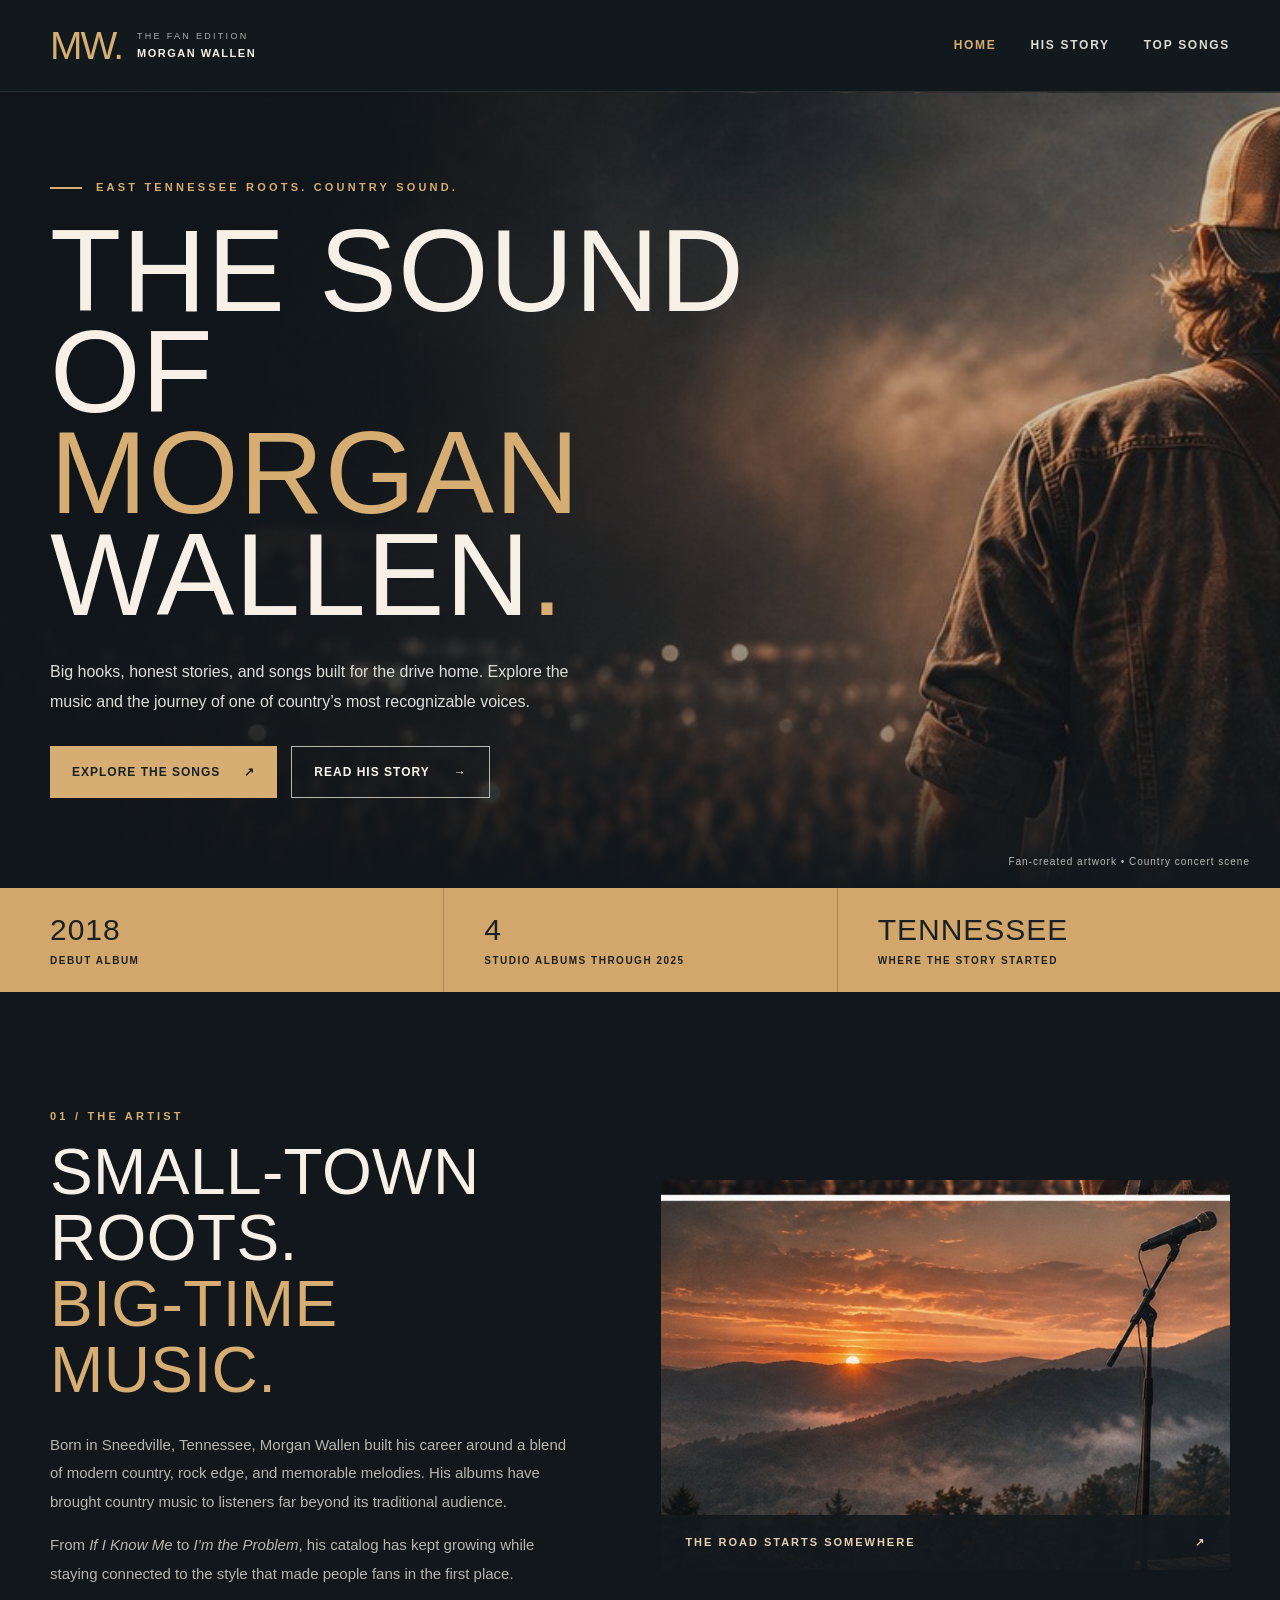
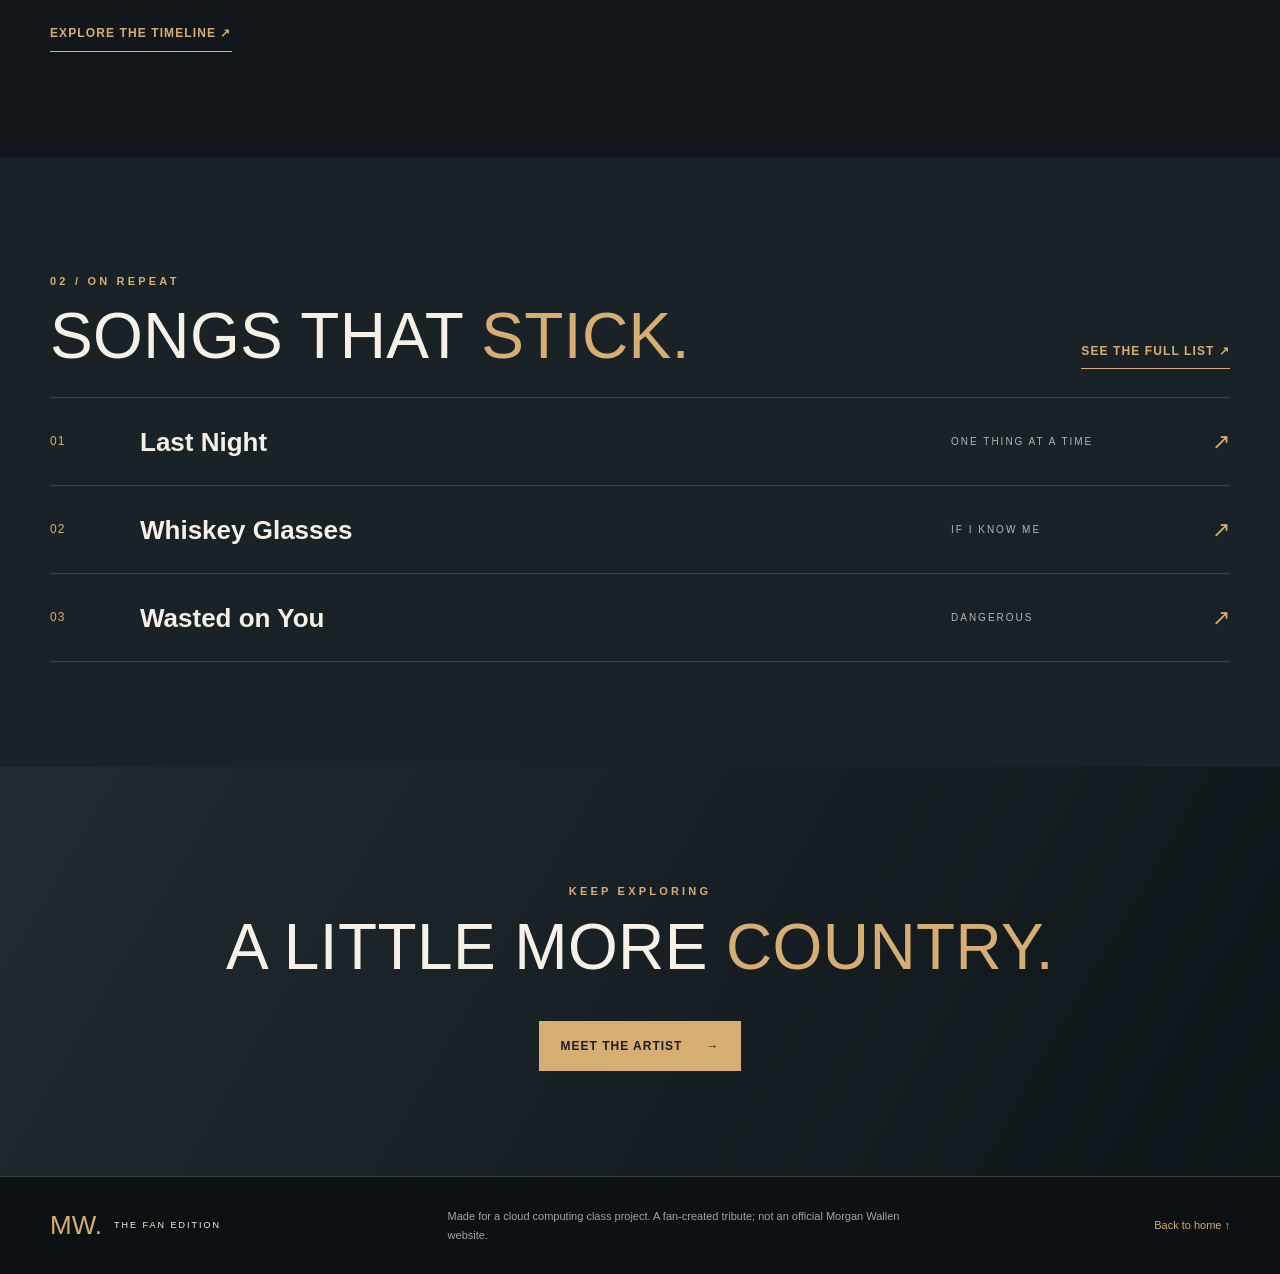
<file: index.html>
<!doctype html>
<html lang="en">
<head>
  <meta charset="utf-8">
  <meta name="viewport" content="width=device-width, initial-scale=1">
  <meta name="description" content="A fan-made website celebrating Morgan Wallen, his story and his top songs.">
  <title>Home | Morgan Wallen Fan Site</title>
  <link rel="stylesheet" href="style.css">
</head>
<body>
<header class="site-header">
  <div class="wrap header-inner">
    <a class="brand" href="index.html" aria-label="Morgan Wallen fan site home"><span class="monogram">MW.</span><span class="brand-small">THE FAN EDITION<br><b>MORGAN WALLEN</b></span></a>
    <nav aria-label="Main navigation">
      <a href="index.html" aria-current="page">Home</a>
      <a href="history.html">His Story</a>
      <a href="songs.html">Top Songs</a>
    </nav>
  </div>
</header>
<main id="main-content">
<section class="hero hero-home">
  <div class="wrap hero-content">
    <p class="eyebrow"><span class="gold-line"></span> EAST TENNESSEE ROOTS. COUNTRY SOUND.</p>
    <h1>THE SOUND OF<br><em>MORGAN</em><br>WALLEN<span class="dot">.</span></h1>
    <p class="hero-lede">Big hooks, honest stories, and songs built for the drive home. Explore the music and the journey of one of country’s most recognizable voices.</p>
    <div class="actions"><a class="btn btn-gold" href="songs.html">Explore the songs <span aria-hidden="true">↗</span></a><a class="btn btn-outline" href="history.html">Read his story <span aria-hidden="true">→</span></a></div>
  </div>
  <div class="photo-credit">Fan-created artwork • Country concert scene</div>
</section>
<section class="stats-bar"><div class="wrap stats-inner"><div><strong>2018</strong><span>DEBUT ALBUM</span></div><div><strong>4</strong><span>STUDIO ALBUMS THROUGH 2025</span></div><div><strong>TENNESSEE</strong><span>WHERE THE STORY STARTED</span></div></div></section>
<section class="section wrap feature-grid">
  <div class="feature-copy"><p class="section-kicker">01 / THE ARTIST</p><h2>SMALL-TOWN ROOTS.<br><em>BIG-TIME MUSIC.</em></h2><p>Born in Sneedville, Tennessee, Morgan Wallen built his career around a blend of modern country, rock edge, and memorable melodies. His albums have brought country music to listeners far beyond its traditional audience.</p><p>From <i>If I Know Me</i> to <i>I’m the Problem</i>, his catalog has kept growing while staying connected to the style that made people fans in the first place.</p><a class="text-link" href="history.html">Explore the timeline <span aria-hidden="true">↗</span></a></div>
  <div class="feature-image"><img src="mountains.jpg" alt="A guitar and microphone overlooking the Tennessee mountains at sunset" width="1536" height="504" loading="lazy"><div class="image-label">THE ROAD STARTS SOMEWHERE <span>↗</span></div></div>
</section>
<section class="section section-alt"><div class="wrap"><div class="section-heading"><div><p class="section-kicker">02 / ON REPEAT</p><h2>SONGS THAT <em>STICK.</em></h2></div><a class="text-link" href="songs.html">See the full list ↗</a></div><div class="song-preview">
  <a href="songs.html"><span class="song-number">01</span><span class="song-name">Last Night</span><span class="song-album">ONE THING AT A TIME</span><span class="song-arrow">↗</span></a>
  <a href="songs.html"><span class="song-number">02</span><span class="song-name">Whiskey Glasses</span><span class="song-album">IF I KNOW ME</span><span class="song-arrow">↗</span></a>
  <a href="songs.html"><span class="song-number">03</span><span class="song-name">Wasted on You</span><span class="song-album">DANGEROUS</span><span class="song-arrow">↗</span></a>
</div></div></section>
<section class="closing"><div class="wrap"><p class="section-kicker">KEEP EXPLORING</p><h2>A LITTLE MORE <em>COUNTRY.</em></h2><a class="btn btn-gold" href="history.html">Meet the artist <span>→</span></a></div></section>
</main>
<footer class="site-footer"><div class="wrap foot-inner"><div><b>MW.</b><span>THE FAN EDITION</span></div><p>Made for a cloud computing class project. A fan-created tribute; not an official Morgan Wallen website.</p><a href="index.html">Back to home ↑</a></div></footer>
</body>
</html>
</file>
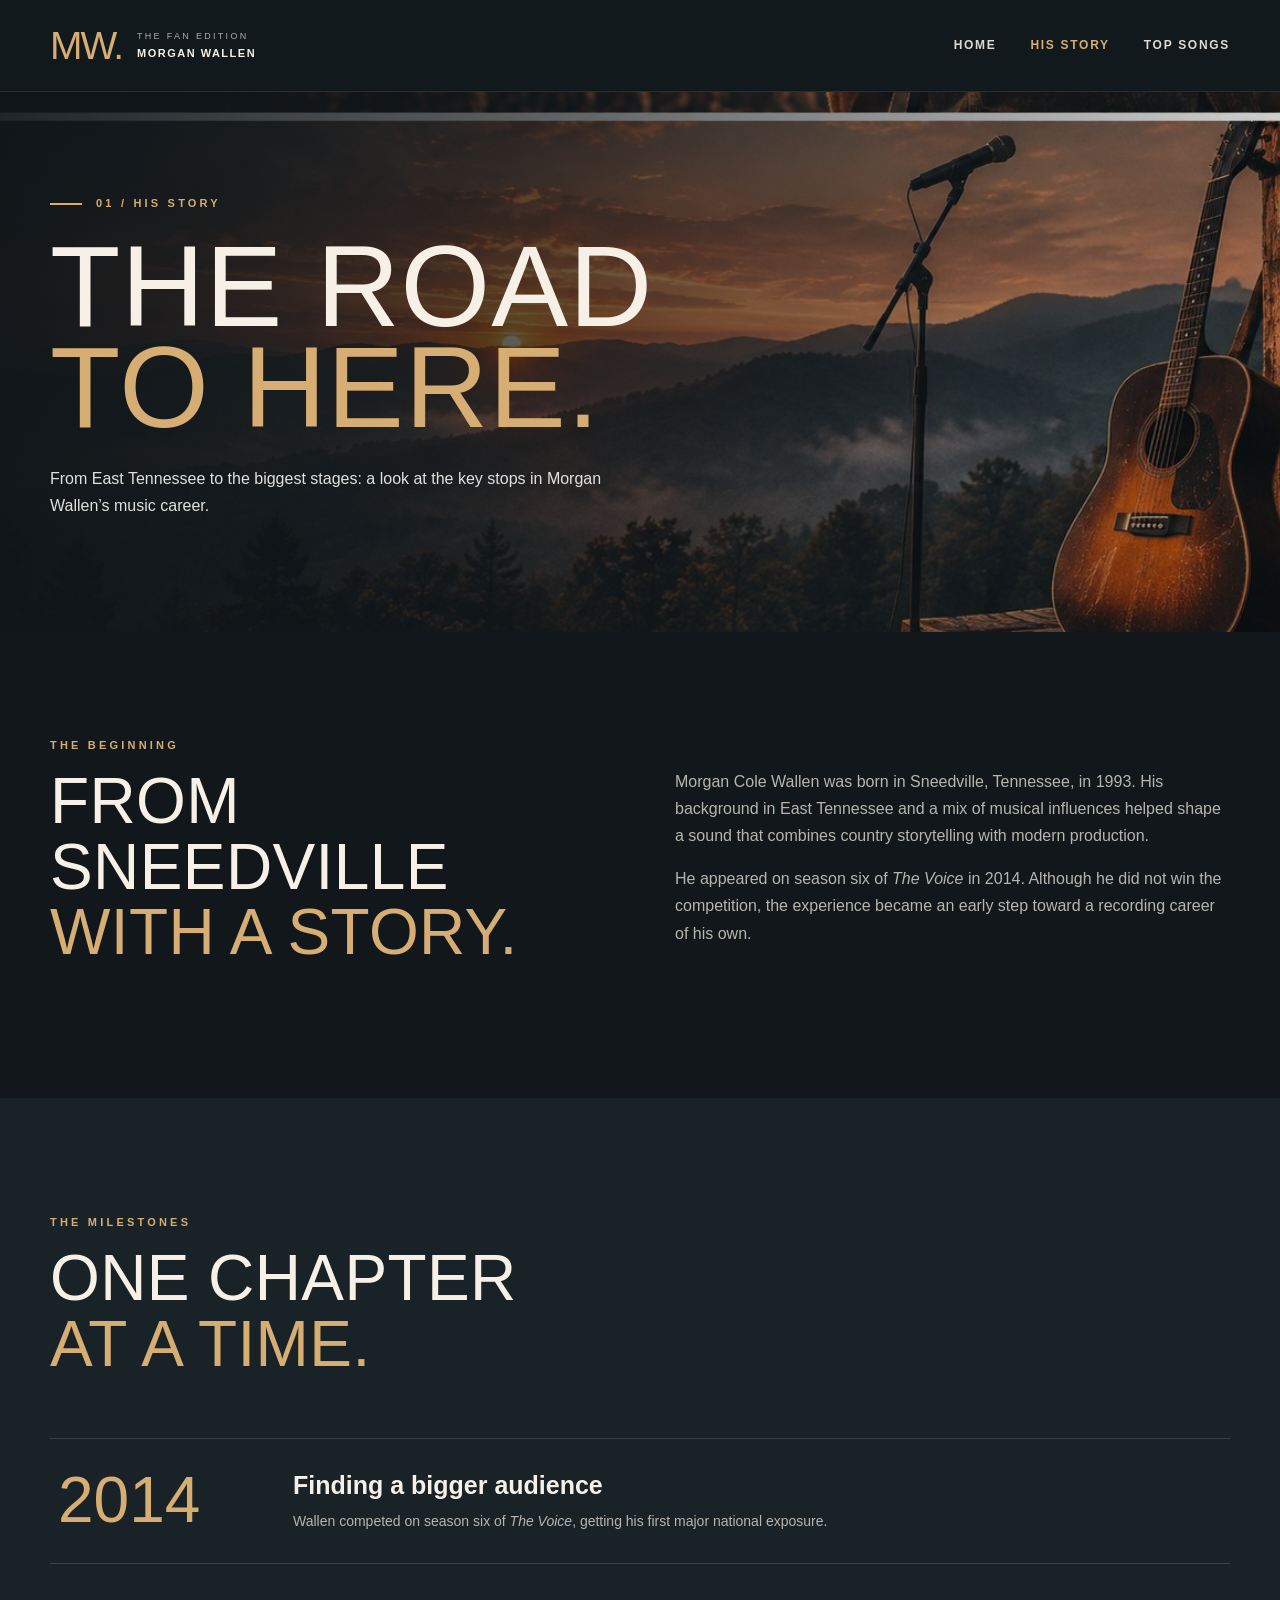
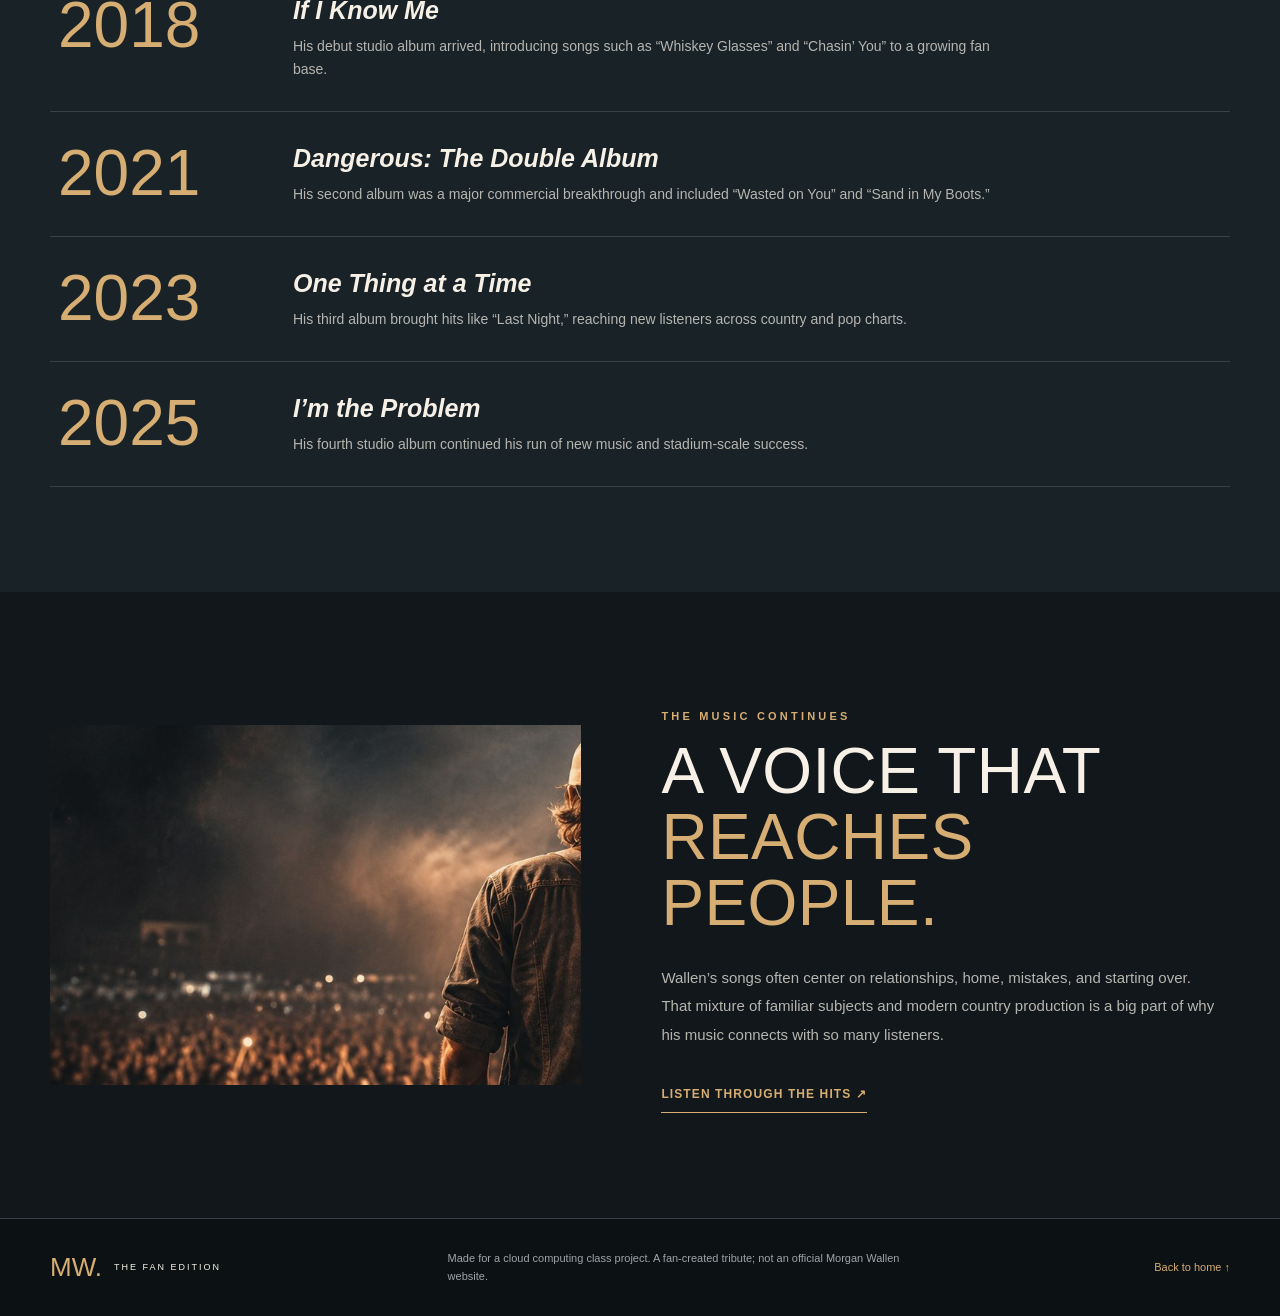
<file: history.html>
<!doctype html>
<html lang="en">
<head>
  <meta charset="utf-8">
  <meta name="viewport" content="width=device-width, initial-scale=1">
  <meta name="description" content="The history of country singer Morgan Wallen, from Tennessee to his studio albums.">
  <title>History | Morgan Wallen Fan Site</title>
  <link rel="stylesheet" href="style.css">
</head>
<body>
<header class="site-header">
  <div class="wrap header-inner">
    <a class="brand" href="index.html" aria-label="Morgan Wallen fan site home"><span class="monogram">MW.</span><span class="brand-small">THE FAN EDITION<br><b>MORGAN WALLEN</b></span></a>
    <nav aria-label="Main navigation">
      <a href="index.html">Home</a>
      <a href="history.html" aria-current="page">His Story</a>
      <a href="songs.html">Top Songs</a>
    </nav>
  </div>
</header>
<main id="main-content">
<section class="page-banner mountain-banner"><div class="wrap page-title"><p class="eyebrow"><span class="gold-line"></span> 01 / HIS STORY</p><h1>THE ROAD<br><em>TO HERE.</em></h1><p>From East Tennessee to the biggest stages: a look at the key stops in Morgan Wallen’s music career.</p></div></section>
<section class="section wrap intro-block"><div><p class="section-kicker">THE BEGINNING</p><h2>FROM SNEEDVILLE<br><em>WITH A STORY.</em></h2></div><div><p>Morgan Cole Wallen was born in Sneedville, Tennessee, in 1993. His background in East Tennessee and a mix of musical influences helped shape a sound that combines country storytelling with modern production.</p><p>He appeared on season six of <i>The Voice</i> in 2014. Although he did not win the competition, the experience became an early step toward a recording career of his own.</p></div></section>
<section class="section section-alt"><div class="wrap"><p class="section-kicker">THE MILESTONES</p><h2 class="timeline-heading">ONE CHAPTER<br><em>AT A TIME.</em></h2><ol class="timeline">
<li><span class="year">2014</span><div><h3>Finding a bigger audience</h3><p>Wallen competed on season six of <i>The Voice</i>, getting his first major national exposure.</p></div></li>
<li><span class="year">2018</span><div><h3><i>If I Know Me</i></h3><p>His debut studio album arrived, introducing songs such as “Whiskey Glasses” and “Chasin’ You” to a growing fan base.</p></div></li>
<li><span class="year">2021</span><div><h3><i>Dangerous: The Double Album</i></h3><p>His second album was a major commercial breakthrough and included “Wasted on You” and “Sand in My Boots.”</p></div></li>
<li><span class="year">2023</span><div><h3><i>One Thing at a Time</i></h3><p>His third album brought hits like “Last Night,” reaching new listeners across country and pop charts.</p></div></li>
<li><span class="year">2025</span><div><h3><i>I’m the Problem</i></h3><p>His fourth studio album continued his run of new music and stadium-scale success.</p></div></li>
</ol></div></section>
<section class="section wrap last-section"><div class="feature-image"><img src="live.jpg" alt="Country singer on stage looking out over a crowd under concert lights" width="1536" height="502" loading="lazy"></div><div class="feature-copy"><p class="section-kicker">THE MUSIC CONTINUES</p><h2>A VOICE THAT<br><em>REACHES PEOPLE.</em></h2><p>Wallen’s songs often center on relationships, home, mistakes, and starting over. That mixture of familiar subjects and modern country production is a big part of why his music connects with so many listeners.</p><a class="text-link" href="songs.html">Listen through the hits ↗</a></div></section>
</main>
<footer class="site-footer"><div class="wrap foot-inner"><div><b>MW.</b><span>THE FAN EDITION</span></div><p>Made for a cloud computing class project. A fan-created tribute; not an official Morgan Wallen website.</p><a href="index.html">Back to home ↑</a></div></footer>
</body>
</html>
</file>
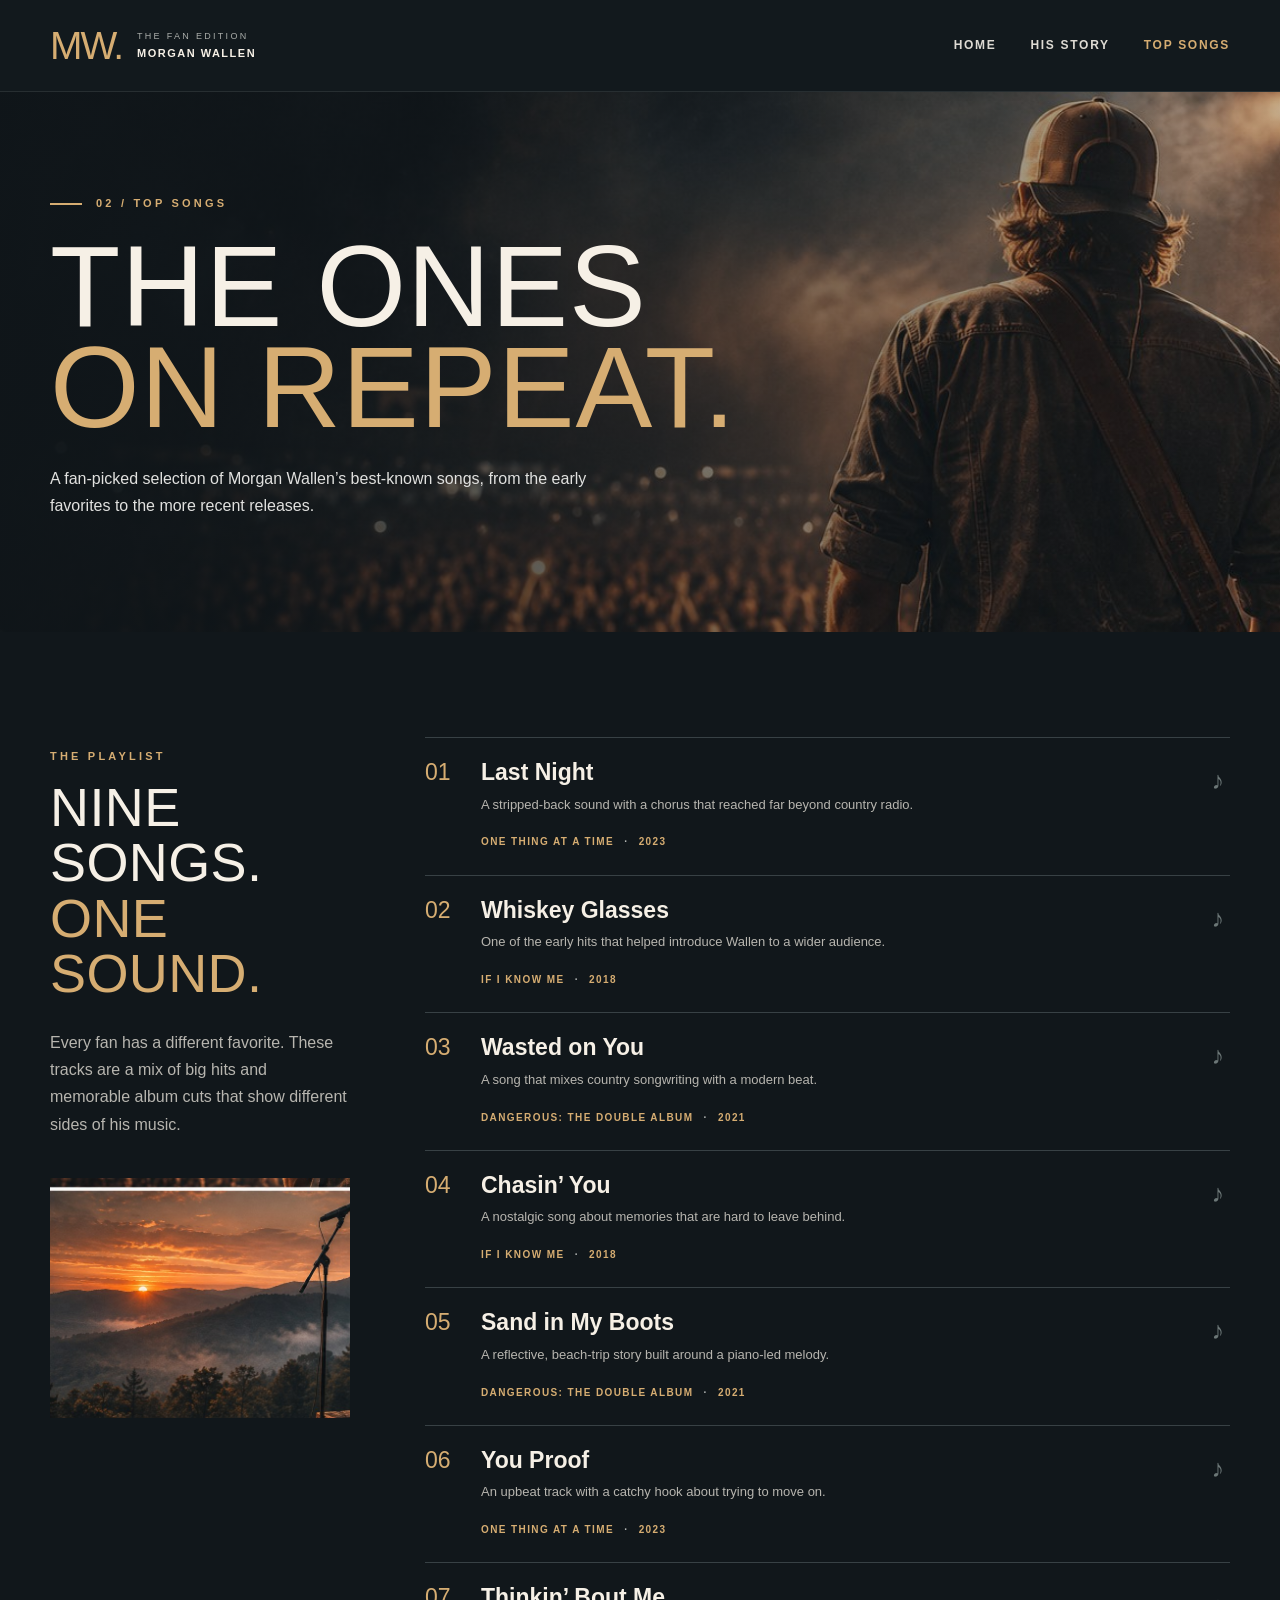
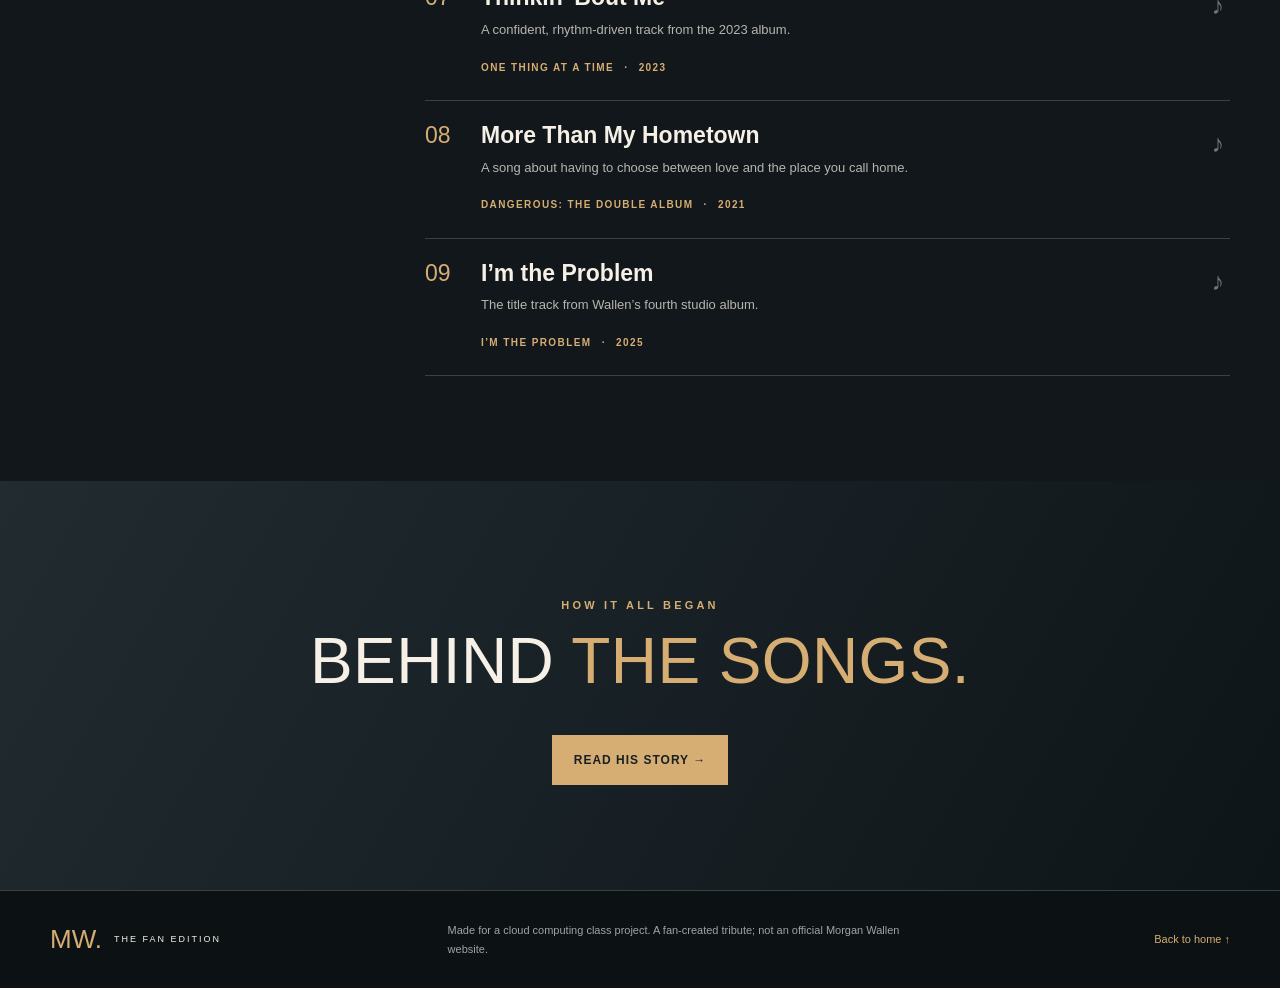
<file: songs.html>
<!doctype html>
<html lang="en">
<head>
  <meta charset="utf-8">
  <meta name="viewport" content="width=device-width, initial-scale=1">
  <meta name="description" content="A fan-picked selection of popular Morgan Wallen songs.">
  <title>Top Songs | Morgan Wallen Fan Site</title>
  <link rel="stylesheet" href="style.css">
</head>
<body>
<header class="site-header">
  <div class="wrap header-inner">
    <a class="brand" href="index.html" aria-label="Morgan Wallen fan site home"><span class="monogram">MW.</span><span class="brand-small">THE FAN EDITION<br><b>MORGAN WALLEN</b></span></a>
    <nav aria-label="Main navigation">
      <a href="index.html">Home</a>
      <a href="history.html">His Story</a>
      <a href="songs.html" aria-current="page">Top Songs</a>
    </nav>
  </div>
</header>
<main id="main-content">
<section class="page-banner songs-banner"><div class="wrap page-title"><p class="eyebrow"><span class="gold-line"></span> 02 / TOP SONGS</p><h1>THE ONES<br><em>ON REPEAT.</em></h1><p>A fan-picked selection of Morgan Wallen’s best-known songs, from the early favorites to the more recent releases.</p></div></section>
<section class="section wrap songs-layout"><div class="songs-intro"><p class="section-kicker">THE PLAYLIST</p><h2>NINE SONGS.<br><em>ONE SOUND.</em></h2><p>Every fan has a different favorite. These tracks are a mix of big hits and memorable album cuts that show different sides of his music.</p><img src="mountains.jpg" alt="Acoustic guitar and microphone against a glowing Tennessee mountain sunset" width="1536" height="504" loading="lazy"></div><ol class="song-list">
<li class="song-card"><span class="track-no">01</span><div class="track-info"><h3>Last Night</h3><p>A stripped-back sound with a chorus that reached far beyond country radio.</p><span class="track-meta">ONE THING AT A TIME <b>·</b> 2023</span></div><span class="track-mark" aria-hidden="true">♪</span></li>
<li class="song-card"><span class="track-no">02</span><div class="track-info"><h3>Whiskey Glasses</h3><p>One of the early hits that helped introduce Wallen to a wider audience.</p><span class="track-meta">IF I KNOW ME <b>·</b> 2018</span></div><span class="track-mark" aria-hidden="true">♪</span></li>
<li class="song-card"><span class="track-no">03</span><div class="track-info"><h3>Wasted on You</h3><p>A song that mixes country songwriting with a modern beat.</p><span class="track-meta">DANGEROUS: THE DOUBLE ALBUM <b>·</b> 2021</span></div><span class="track-mark" aria-hidden="true">♪</span></li>
<li class="song-card"><span class="track-no">04</span><div class="track-info"><h3>Chasin’ You</h3><p>A nostalgic song about memories that are hard to leave behind.</p><span class="track-meta">IF I KNOW ME <b>·</b> 2018</span></div><span class="track-mark" aria-hidden="true">♪</span></li>
<li class="song-card"><span class="track-no">05</span><div class="track-info"><h3>Sand in My Boots</h3><p>A reflective, beach-trip story built around a piano-led melody.</p><span class="track-meta">DANGEROUS: THE DOUBLE ALBUM <b>·</b> 2021</span></div><span class="track-mark" aria-hidden="true">♪</span></li>
<li class="song-card"><span class="track-no">06</span><div class="track-info"><h3>You Proof</h3><p>An upbeat track with a catchy hook about trying to move on.</p><span class="track-meta">ONE THING AT A TIME <b>·</b> 2023</span></div><span class="track-mark" aria-hidden="true">♪</span></li>
<li class="song-card"><span class="track-no">07</span><div class="track-info"><h3>Thinkin’ Bout Me</h3><p>A confident, rhythm-driven track from the 2023 album.</p><span class="track-meta">ONE THING AT A TIME <b>·</b> 2023</span></div><span class="track-mark" aria-hidden="true">♪</span></li>
<li class="song-card"><span class="track-no">08</span><div class="track-info"><h3>More Than My Hometown</h3><p>A song about having to choose between love and the place you call home.</p><span class="track-meta">DANGEROUS: THE DOUBLE ALBUM <b>·</b> 2021</span></div><span class="track-mark" aria-hidden="true">♪</span></li>
<li class="song-card"><span class="track-no">09</span><div class="track-info"><h3>I’m the Problem</h3><p>The title track from Wallen’s fourth studio album.</p><span class="track-meta">I’M THE PROBLEM <b>·</b> 2025</span></div><span class="track-mark" aria-hidden="true">♪</span></li>
</ol></section><section class="closing"><div class="wrap"><p class="section-kicker">HOW IT ALL BEGAN</p><h2>BEHIND <em>THE SONGS.</em></h2><a class="btn btn-gold" href="history.html">Read his story →</a></div></section>
</main>
<footer class="site-footer"><div class="wrap foot-inner"><div><b>MW.</b><span>THE FAN EDITION</span></div><p>Made for a cloud computing class project. A fan-created tribute; not an official Morgan Wallen website.</p><a href="index.html">Back to home ↑</a></div></footer>
</body>
</html>
</file>
<file: style.css>
/* Morgan Wallen fan project: all styles are local, with no external fonts or CDNs. */
:root{--bg:#11171b;--panel:#192227;--light:#f6f0e6;--muted:#b7b5af;--gold:#d6ad72;--line:#384145;--sans:Arial,Helvetica,sans-serif;--display:Impact,"Arial Narrow","Franklin Gothic Heavy",sans-serif}
*{box-sizing:border-box}html{scroll-behavior:smooth}body{margin:0;background:var(--bg);color:var(--light);font:16px/1.7 var(--sans);-webkit-font-smoothing:antialiased}a{color:inherit;text-decoration:none}img{display:block;width:100%;height:auto}a:focus-visible{outline:2px solid var(--gold);outline-offset:5px}.wrap{width:min(1180px,calc(100% - 64px));margin:auto}.site-header{position:relative;z-index:10;background:#12191d;border-bottom:1px solid rgba(255,255,255,.09)}.header-inner{display:flex;align-items:center;justify-content:space-between;gap:25px;min-height:91px}.brand{display:flex;align-items:center;gap:15px}.monogram{font:39px/.9 var(--display);letter-spacing:-2px;color:var(--gold)}.brand-small{font-size:9px;line-height:1.65;letter-spacing:2.3px;color:#a9aca9}.brand-small b{color:var(--light);font-size:11px;letter-spacing:1.5px}.site-header nav{display:flex;gap:34px}.site-header nav a{font-size:12px;letter-spacing:1.7px;text-transform:uppercase;font-weight:700;color:#dedbd4;transition:color .2s}.site-header nav a:hover,.site-header nav a[aria-current=page]{color:var(--gold)}.hero{position:relative;min-height:690px;display:flex;align-items:center;background:#142027;overflow:hidden}.hero-home{background-image:linear-gradient(90deg,rgba(15,21,25,.96) 0%,rgba(15,21,25,.79) 34%,rgba(15,21,25,.25) 70%,rgba(15,21,25,.14)),linear-gradient(0deg,#12191d,transparent 25%),url('live.jpg');background-position:center,center,center;background-size:cover}.hero-content{padding-top:76px;padding-bottom:90px;z-index:1}.eyebrow,.section-kicker{font-size:11px;line-height:1.6;color:var(--gold);letter-spacing:3.2px;font-weight:700}.eyebrow{display:flex;align-items:center;gap:14px;margin-bottom:24px}.gold-line{width:32px;height:2px;background:var(--gold);display:inline-block}.hero h1,.page-title h1{font:clamp(69px,9.1vw,143px)/.87 var(--display);letter-spacing:1px;margin:0;text-transform:uppercase;max-width:820px}.hero h1 em,.page-title h1 em,.section h2 em,.closing h2 em{font-style:normal;color:var(--gold)}.dot{color:var(--gold)}.hero-lede{max-width:520px;font-size:16px;color:#deded9;margin:31px 0 30px;line-height:1.85}.actions{display:flex;gap:14px;flex-wrap:wrap}.btn{display:inline-flex;align-items:center;justify-content:space-between;gap:24px;padding:15px 22px;min-height:50px;font-size:12px;font-weight:800;letter-spacing:1px;text-transform:uppercase;transition:transform .2s,background .2s}.btn:hover{transform:translateY(-2px)}.btn-gold{background:var(--gold);color:#182024}.btn-gold:hover{background:#efd1a0}.btn-outline{border:1px solid #b8b6ae;color:#faf6ee}.photo-credit{position:absolute;bottom:18px;right:30px;color:#c7cbc5;font-size:10px;letter-spacing:1px;opacity:.9}.stats-bar{background:#d2a76b;color:#1a2023}.stats-inner{display:grid;grid-template-columns:repeat(3,1fr)}.stats-inner>div{padding:25px 18px 23px 0;display:flex;flex-direction:column}.stats-inner>div+div{border-left:1px solid rgba(0,0,0,.2);padding-left:40px}.stats-inner strong{font:30px/1.1 var(--display);letter-spacing:1px}.stats-inner span{font-size:10px;letter-spacing:1.5px;font-weight:700;margin-top:6px}.section{padding-top:105px;padding-bottom:105px}.section h2,.closing h2{font:clamp(42px,5vw,74px)/1.03 var(--display);margin:14px 0 27px;letter-spacing:.4px}.section p{color:var(--muted);max-width:560px}.section p.section-kicker{color:var(--gold)}.feature-grid,.last-section{display:grid;grid-template-columns:1fr 1.07fr;align-items:center;gap:80px}.feature-copy>p:not(.section-kicker){font-size:15px;line-height:1.9}.feature-image{position:relative;overflow:hidden}.feature-image img{height:390px;object-fit:cover;filter:saturate(.9)}.image-label{position:absolute;bottom:0;left:0;right:0;display:flex;align-items:center;justify-content:space-between;background:rgba(18,25,29,.9);padding:18px 24px;color:#e6d0b0;font-weight:700;letter-spacing:2px;font-size:11px}.text-link{display:inline-block;margin-top:20px;border-bottom:1px solid var(--gold);padding-bottom:7px;color:var(--gold);font-size:12px;font-weight:800;letter-spacing:1.1px;text-transform:uppercase}.text-link:hover{color:#f9d5a0}.section-alt{background:var(--panel)}.section-heading{display:flex;justify-content:space-between;gap:24px;align-items:end}.section-heading .text-link{margin-bottom:28px}.song-preview{border-top:1px solid var(--line)}.song-preview a{display:grid;grid-template-columns:70px 1fr 235px 24px;align-items:center;gap:20px;min-height:88px;border-bottom:1px solid var(--line);transition:background .2s}.song-preview a:hover{background:#253137}.song-number,.song-album{color:var(--gold);font-size:12px;letter-spacing:1px}.song-name{font-size:26px;font-weight:700}.song-album{font-size:10px;color:var(--muted);letter-spacing:2px}.song-arrow{text-align:right;color:var(--gold);font-size:22px}.closing{padding:105px 0;text-align:center;background:linear-gradient(120deg,#212b30,#0e1519)}.closing .btn{margin-top:13px}.site-footer{border-top:1px solid var(--line);background:#0c1114}.foot-inner{padding:30px 0;display:flex;justify-content:space-between;gap:28px;align-items:center}.foot-inner>div{display:flex;align-items:center;gap:12px}.foot-inner b{font:26px var(--display);color:var(--gold)}.foot-inner span{font-size:9px;letter-spacing:2px}.foot-inner p{font-size:11px;max-width:480px;margin:0;color:#9ca5a7}.foot-inner a{font-size:11px;color:var(--gold);white-space:nowrap}.page-banner{position:relative;min-height:540px;display:flex;align-items:center;background-position:center;background-size:cover}.mountain-banner{background-image:linear-gradient(90deg,rgba(15,21,25,.93) 0%,rgba(15,21,25,.65) 45%,rgba(15,21,25,.19)),url('mountains.jpg')}.songs-banner{background-image:linear-gradient(90deg,rgba(15,21,25,.92) 0%,rgba(15,21,25,.61) 50%,rgba(15,21,25,.23)),url('live.jpg')}.page-title{padding-top:70px;padding-bottom:75px}.page-title h1{font-size:clamp(72px,9vw,120px)}.page-title>p:last-child{max-width:570px;font-size:16px;color:#e1e1df;margin-top:28px}.intro-block{display:grid;grid-template-columns:1fr 1fr;gap:70px;align-items:center}.intro-block p{margin-top:0}.timeline-heading{margin-bottom:60px!important}.timeline{padding:0;margin:0;list-style:none;border-top:1px solid var(--line)}.timeline li{display:grid;grid-template-columns:180px 1fr;gap:55px;padding:29px 8px;border-bottom:1px solid var(--line)}.timeline .year{font:clamp(43px,5vw,68px)/1 var(--display);color:var(--gold)}.timeline h3{font-size:25px;margin:0 0 7px;line-height:1.4}.timeline p{font-size:14px;max-width:710px;margin:0}.last-section .feature-image img{height:360px}.songs-layout{display:grid;grid-template-columns:300px 1fr;gap:75px;align-items:start}.songs-intro{position:sticky;top:22px}.songs-intro h2{font-size:54px}.songs-intro img{margin-top:40px;height:240px;object-fit:cover}.song-list{list-style:none;padding:0;margin:0;border-top:1px solid var(--line)}.song-card{display:flex;gap:18px;align-items:flex-start;padding:21px 0;border-bottom:1px solid var(--line)}.track-no{min-width:38px;font:23px var(--display);color:var(--gold)}.track-info{flex:1}.track-info h3{margin:0;font-size:23px;line-height:1.2}.track-info p{font-size:13px;line-height:1.6;margin:8px 0 11px}.track-meta{font-size:10px;letter-spacing:1.4px;color:var(--gold);font-weight:700}.track-meta b{padding:0 6px;color:#b5b8b6}.track-mark{font-size:25px;color:#6c7777;padding:0 6px}
@media(max-width:820px){.wrap{width:min(100% - 36px,1180px)}.site-header nav{gap:16px}.site-header nav a{font-size:10px;letter-spacing:1px}.brand-small{display:none}.hero{min-height:590px}.hero h1{font-size:clamp(64px,11vw,105px)}.feature-grid,.last-section,.intro-block,.songs-layout{grid-template-columns:1fr;gap:35px}.section{padding-top:72px;padding-bottom:72px}.songs-intro{position:static}.songs-intro img{display:none}.timeline li{grid-template-columns:115px 1fr;gap:24px}.song-preview a{grid-template-columns:40px 1fr 25px}.song-album{display:none}.song-name{font-size:21px}.foot-inner{flex-wrap:wrap}.stats-inner>div+div{padding-left:17px}}
@media(max-width:480px){.header-inner{min-height:73px}.site-header nav{gap:11px}.site-header nav a{font-size:9px}.monogram{font-size:31px}.hero{min-height:620px}.hero-home{background-position:center,center,62% center}.hero h1,.page-title h1{font-size:clamp(54px,15vw,77px)}.hero-lede{font-size:14px}.eyebrow{font-size:9px;letter-spacing:1.6px}.stats-inner{grid-template-columns:1fr}.stats-inner>div{padding:13px 0}.stats-inner>div+div{border-left:0;border-top:1px solid rgba(0,0,0,.2);padding-left:0}.stats-inner strong{font-size:25px}.stats-inner span{font-size:9px}.section h2,.closing h2{font-size:46px}.section-heading{display:block}.timeline li{grid-template-columns:1fr;gap:8px}.timeline .year{font-size:39px}.song-card{gap:9px}.track-info h3{font-size:20px}.track-mark{display:none}.page-banner{min-height:470px}.feature-image img{height:250px}}
@media(prefers-reduced-motion:reduce){html{scroll-behavior:auto}*{transition:none!important}}
</file>
